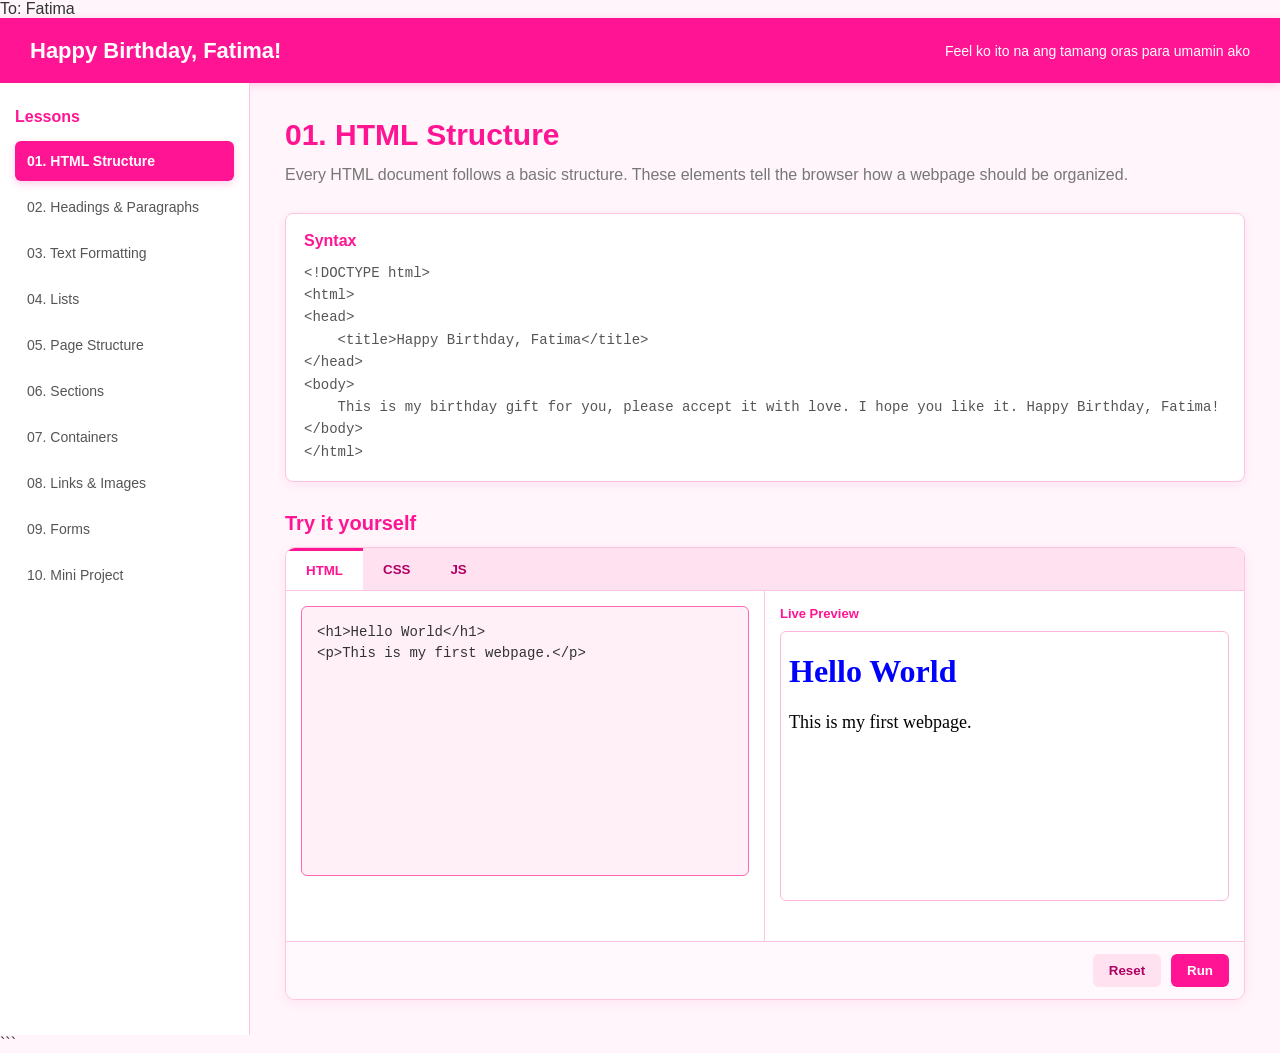
<file: index.html>
To: Fatima
<!DOCTYPE html>
<html lang="en">

<head>
    <meta charset="UTF-8">
    <meta name="viewport" content="width=device-width, initial-scale=1.0">

    <title>Tim</title>

    <link rel="stylesheet" href="fatimaqt.css">
</head>

<body>

    <!-- HEADER -->
    <header>
        <h1>Happy Birthday, Fatima!</h1>
        <span>Feel ko ito na ang tamang oras para umamin ako</span>
    </header>


    <div class="container">

        <!-- SIDEBAR -->
        <aside class="sidebar">

            <h2>Lessons</h2>

            <button class="lesson active" data-lesson="0">
                01. HTML Structure
            </button>

            <button class="lesson" data-lesson="1">
                02. Headings & Paragraphs
            </button>

            <button class="lesson" data-lesson="2">
                03. Text Formatting
            </button>

            <button class="lesson" data-lesson="3">
                04. Lists
            </button>

            <button class="lesson" data-lesson="4">
                05. Page Structure
            </button>

            <button class="lesson" data-lesson="5">
                06. Sections
            </button>

            <button class="lesson" data-lesson="6">
                07. Containers
            </button>

            <button class="lesson" data-lesson="7">
                08. Links & Images
            </button>

            <button class="lesson" data-lesson="8">
                09. Forms
            </button>

            <button class="lesson" data-lesson="9">
                10. Mini Project
            </button>

        </aside>


        <!-- MAIN CONTENT -->
        <main class="content">

            <h2 id="lessonTitle">
                01. HTML Structure
            </h2>

            <p id="lessonDescription" class="description">
                Every HTML document follows a basic structure.
                These elements tell the browser how a webpage
                should be organized.
            </p>


            <!-- SYNTAX -->
            <div class="syntax">

                <div class="syntax-title">
                    Syntax
                </div>

                <pre id="syntaxCode"></pre>

            </div>


            <!-- EXAMPLE -->
            <h3 class="example-title">
                Try it yourself
            </h3>


            <div class="editor">

                <!-- TABS -->
                <div class="tabs">

                    <button class="tab active" data-tab="html">
                        HTML
                    </button>

                    <button class="tab" data-tab="css">
                        CSS
                    </button>

                    <button class="tab" data-tab="js">
                        JS
                    </button>

                </div>


                <!-- WORKSPACE -->
                <div class="workspace">

                    <!-- CODE EDITOR -->
                    <div class="code-area">

                        <textarea id="htmlCode"></textarea>

                        <textarea id="cssCode"></textarea>

                        <textarea id="jsCode"></textarea>

                    </div>


                    <!-- PREVIEW -->
                    <div class="preview-area">

                        <div class="preview-label">
                            Live Preview
                        </div>

                        <iframe id="preview"></iframe>

                    </div>

                </div>


                <!-- CONTROLS -->
                <div class="controls">

                    <button id="resetButton" class="reset">
                        Reset
                    </button>

                    <button id="runButton" class="run">
                        Run
                    </button>

                </div>

            </div>

        </main>

    </div>


    <script src="shanpogi.js"></script>

</body>
</html>
```
</file>
<file: fatimaqt.css>
/* =========================
   GENERAL
========================= */

* {
    box-sizing: border-box;
    margin: 0;
    padding: 0;
}

body {
    font-family: Arial, sans-serif;
    background: #fff5fa;
    color: #333;
}


/* =========================
   HEADER
========================= */

header {
    height: 65px;

    background: #ff1493;
    color: white;

    padding: 0 30px;

    display: flex;
    justify-content: space-between;
    align-items: center;

    box-shadow: 0 2px 8px rgba(255, 20, 147, 0.2);
}

header h1 {
    font-size: 22px;
}

header span {
    font-size: 14px;
    color: white;
}


/* =========================
   MAIN CONTAINER
========================= */

.container {
    display: flex;

    min-height: calc(100vh - 65px);
}


/* =========================
   SIDEBAR
========================= */

.sidebar {
    width: 250px;

    flex-shrink: 0;

    background: white;

    border-right: 1px solid #ffc4df;

    padding: 25px 15px;

    overflow-y: auto;
}

.sidebar h2 {
    font-size: 16px;

    color: #ff1493;

    margin-bottom: 15px;
}


/* =========================
   LESSON BUTTON
========================= */

.lesson {
    display: block;

    width: 100%;

    padding: 12px;

    margin-bottom: 6px;

    border: none;

    background: transparent;

    text-align: left;

    border-radius: 6px;

    cursor: pointer;

    font-size: 14px;

    color: #555;

    transition: 0.2s;
}

.lesson:hover {
    background: #ffe1ef;

    color: #ff1493;
}

.lesson.active {
    background: #ff1493;

    font-weight: bold;

    color: white;

    box-shadow: 0 3px 8px rgba(255, 20, 147, 0.2);
}


/* =========================
   CONTENT
========================= */

.content {
    flex: 1;

    padding: 35px;

    max-width: 1200px;

    min-width: 0;
}

.content h2 {
    font-size: 30px;

    margin-bottom: 10px;

    color: #ff1493;
}

.description {
    color: #777;

    line-height: 1.6;

    margin-bottom: 25px;
}


/* =========================
   SYNTAX
========================= */

.syntax {
    background: #fff;

    color: #444;

    padding: 18px;

    border-radius: 8px;

    margin-bottom: 30px;

    border: 1px solid #ffc4df;

    box-shadow: 0 3px 10px rgba(255, 20, 147, 0.08);
}

.syntax-title {
    font-family: Arial, sans-serif;

    font-weight: bold;

    margin-bottom: 12px;

    color: #ff1493;
}

.syntax pre {
    font-family: Consolas, monospace;

    font-size: 14px;

    line-height: 1.6;

    white-space: pre-wrap;

    color: #555;
}


/* =========================
   EXAMPLE
========================= */

.example-title {
    font-size: 20px;

    margin-bottom: 12px;

    color: #ff1493;
}


/* =========================
   EDITOR
========================= */

.editor {
    background: white;

    border: 1px solid #ffc4df;

    border-radius: 10px;

    overflow: hidden;

    box-shadow: 0 3px 12px rgba(255, 20, 147, 0.08);
}


/* =========================
   TABS
========================= */

.tabs {
    display: flex;

    background: #ffe1ef;

    border-bottom: 1px solid #ffc4df;
}

.tab {
    border: none;

    background: transparent;

    padding: 12px 20px;

    cursor: pointer;

    font-weight: bold;

    color: #b00064;

    transition: 0.2s;
}

.tab:hover {
    background: #ffc4df;

    color: #ff1493;
}

.tab.active {
    background: white;

    color: #ff1493;

    border-top: 3px solid #ff1493;
}


/* =========================
   WORKSPACE
========================= */

.workspace {
    display: flex;

    min-height: 350px;
}


/* =========================
   CODE AREA
========================= */

.code-area {
    width: 50%;

    padding: 15px;

    border-right: 1px solid #ffc4df;
}


/* =========================
   TEXTAREAS
========================= */

.code-area textarea {
    width: 100%;

    height: 270px;

    resize: none;

    border: 1px solid #ff69b4;

    outline: none;

    background: #fff0f7;

    color: #333;

    padding: 15px;

    font-family: Consolas, monospace;

    font-size: 14px;

    line-height: 1.5;

    border-radius: 6px;

    display: none;
}

.code-area textarea:focus {
    border: 2px solid #ff1493;

    background: white;
}


/* =========================
   ACTIVE EDITOR
========================= */

.code-area textarea.active-editor {
    display: block;
}


/* =========================
   PREVIEW
========================= */

.preview-area {
    width: 50%;

    padding: 15px;
}

.preview-label {
    font-size: 13px;

    color: #ff1493;

    font-weight: bold;

    margin-bottom: 10px;
}

iframe {
    width: 100%;

    height: 270px;

    border: 1px solid #ffb6d9;

    border-radius: 6px;

    background: white;
}


/* =========================
   CONTROLS
========================= */

.controls {
    display: flex;

    justify-content: flex-end;

    gap: 10px;

    padding: 12px 15px;

    border-top: 1px solid #ffc4df;

    background: #fff8fc;
}

.controls button {
    border: none;

    padding: 9px 16px;

    border-radius: 6px;

    cursor: pointer;

    font-weight: bold;

    transition: 0.2s;
}


/* RUN BUTTON */

.run {
    background: #ff1493;

    color: white;
}

.run:hover {
    background: #e60082;

    transform: translateY(-1px);
}


/* RESET BUTTON */

.reset {
    background: #ffe1ef;

    color: #b00064;
}

.reset:hover {
    background: #ffc4df;

    color: #ff1493;
}


/* =========================
   SCROLLBAR
========================= */

.sidebar::-webkit-scrollbar {
    width: 6px;
}

.sidebar::-webkit-scrollbar-track {
    background: #fff5fa;
}

.sidebar::-webkit-scrollbar-thumb {
    background: #ff69b4;

    border-radius: 10px;
}


/* =========================
   RESPONSIVE
========================= */

@media (max-width: 800px) {

    .sidebar {
        width: 200px;
    }

    .content {
        padding: 20px;
    }

    .workspace {
        flex-direction: column;
    }

    .code-area,
    .preview-area {
        width: 100%;
    }

    .code-area {
        border-right: none;

        border-bottom: 1px solid #ffc4df;
    }

}
</file>
